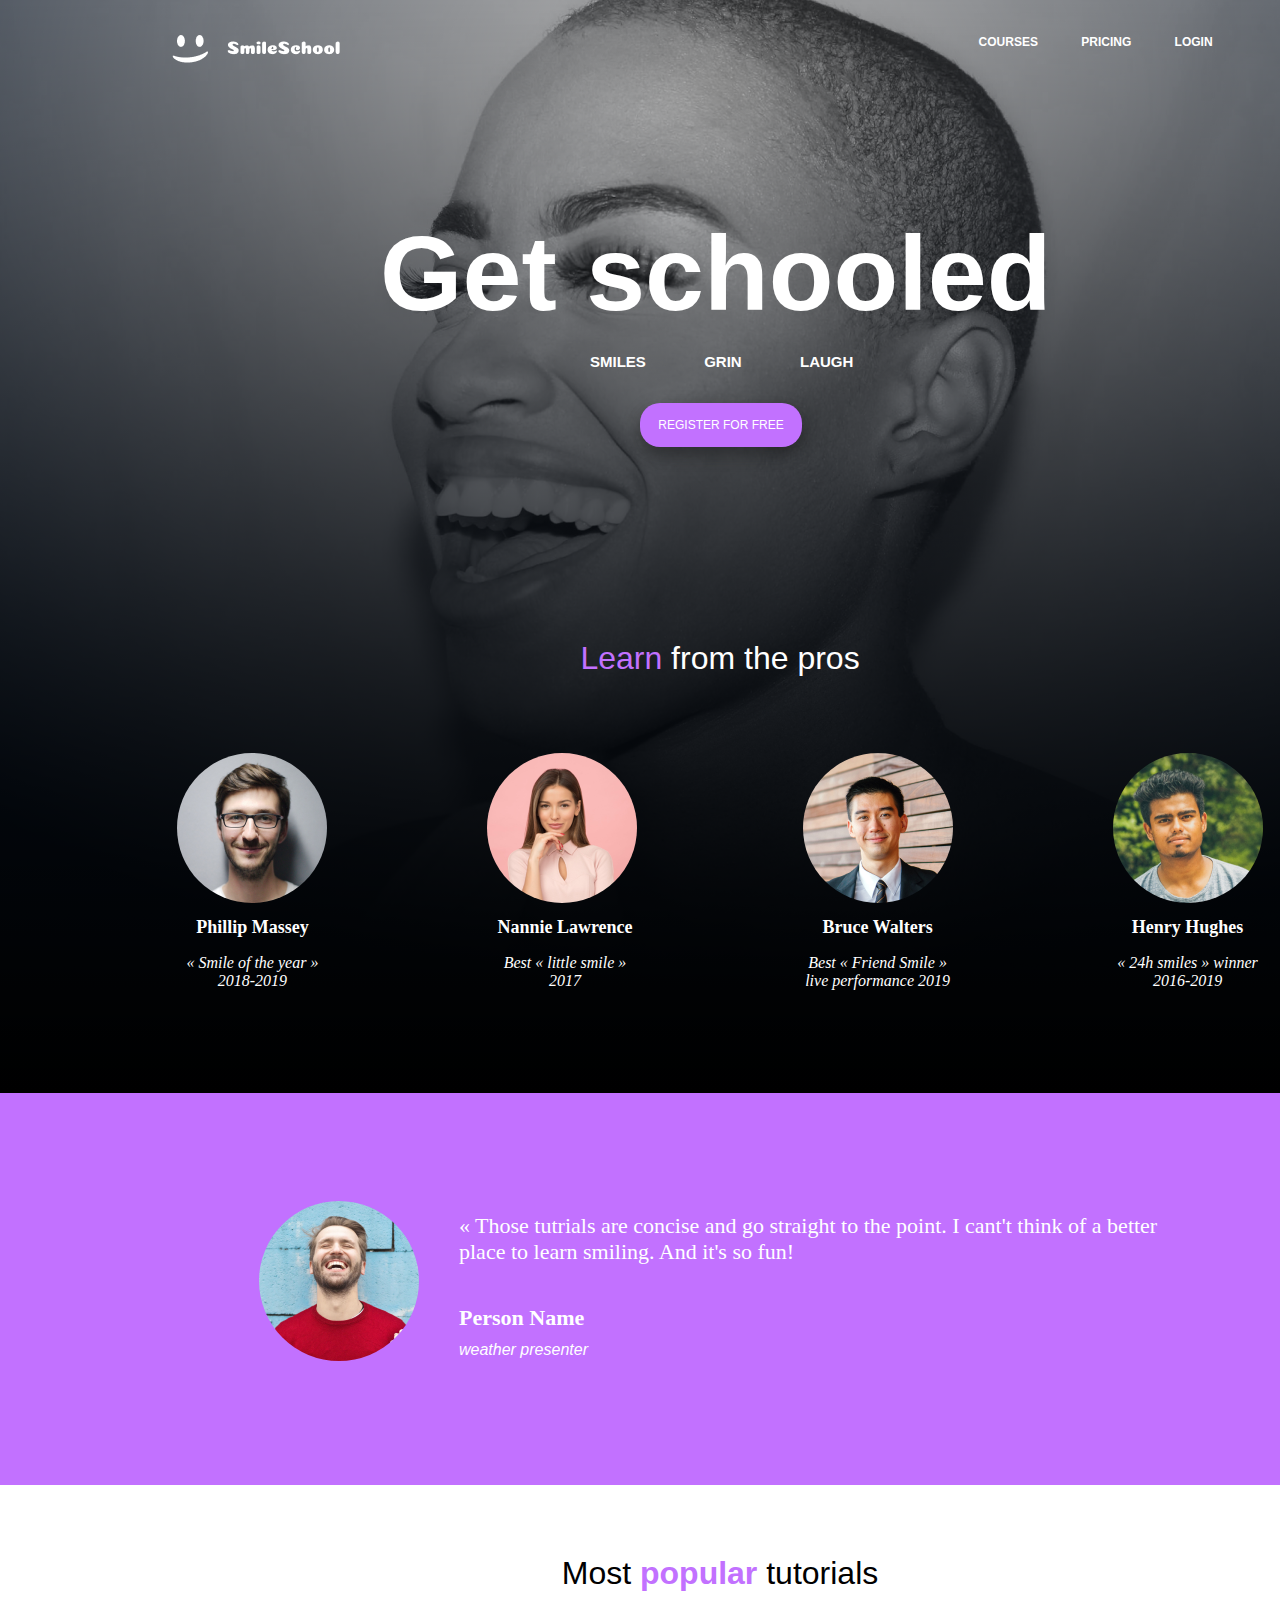
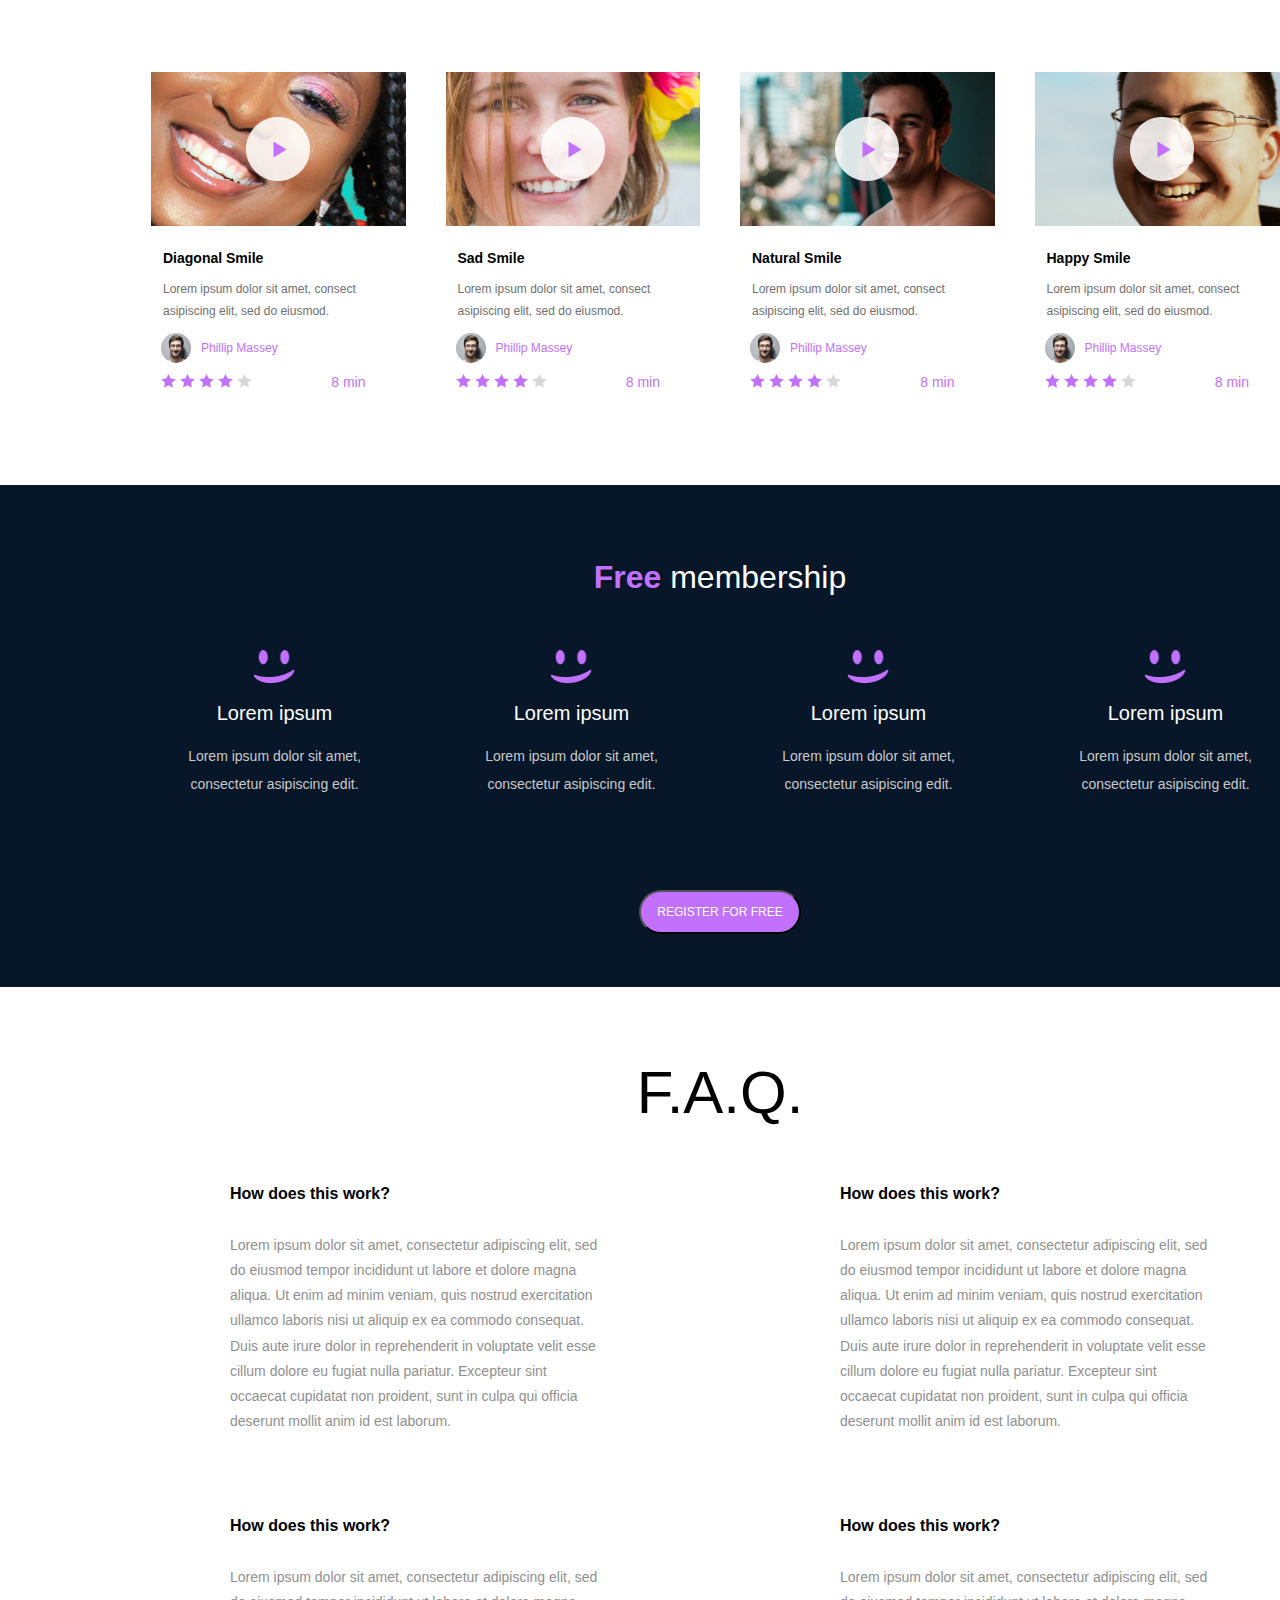
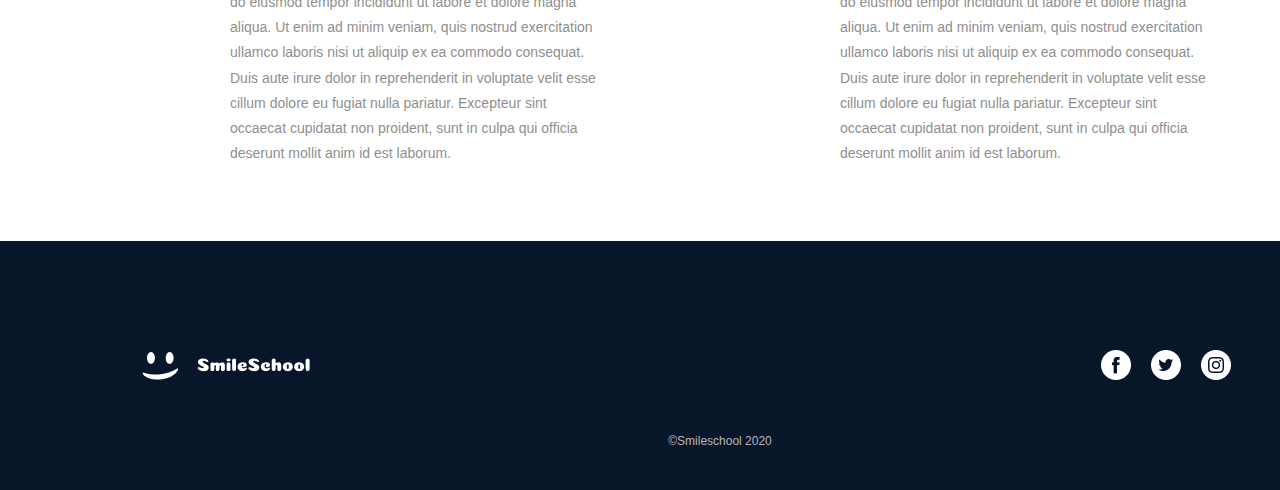
<file: css_advanced/index.html>
<!DOCTYPE html>
    <head>
        <meta charset="utf-8">
        <meta http-equiv="X-UA-Compatible" content="IE=edge">
        <title></title>
        <meta name="description" content="">
        <meta name="viewport" content="width=device-width, initial-scale=1">
        <link rel="stylesheet" href="style.css">
    </head>
    <body>
        <header>
            <div class="nav">
                <a href="" class="logo"><img src="images/logo.png"/></a>
                <div class="nav-titles">
                    <a href="">COURSES</a>
                    <a href="">PRICING</a>
                    <a href="">LOGIN</a>
                </div>
            </div>
        </header>
        <main>
            <section class="top">
                <div class="top-up">
                    <h1>Get schooled</h1>
                    <p>SMILES&nbsp;&nbsp;&nbsp;&nbsp;&nbsp;&nbsp;&nbsp;&nbsp;&nbsp;&nbsp;&nbsp;&nbsp;&nbsp;&nbsp;GRIN&nbsp;&nbsp;&nbsp;&nbsp;&nbsp;&nbsp;&nbsp;&nbsp;&nbsp;&nbsp;&nbsp;&nbsp;&nbsp;&nbsp;LAUGH</p>
                    <button>REGISTER FOR FREE</button>
                </div>
                <div class="top-med">
                    <h2><span class="pink">Learn</span> from the pros</h2>
                    <div class="pros">
                        <div>
                            <img src="images/phillip.png">
                            <h3>Phillip Massey</h3>
                            <p><em>&laquo; Smile of the year &raquo;<br>2018-2019</em></p>
                        </div>
                        <div>
                            <img src="images/nannie.png">
                            <h3>Nannie Lawrence</h3>
                            <p><em>Best &laquo; little smile &raquo;<br>2017</em></p>
                        </div>
                        <div>
                            <img src="images/bruce.png">
                            <h3>Bruce Walters</h3>
                            <p><em>Best &laquo; Friend Smile &raquo;<br>live performance 2019</em></p>
                        </div>
                        <div>
                            <img src="images/henry.png">
                            <h3>Henry Hughes</h3>
                            <p><em>&laquo; 24h smiles &raquo; winner<br>2016-2019</em></p>
                        </div>
                    </div>
                </div>
            </section>
            <section class="quote">
                <div class="testimonials">
                    <img src="images/testimonial.png">
                    <div>
                        <blockquote>&laquo; Those tutrials are concise and go straight to the point. I cant't think of a better place to learn smiling. And it's so fun!</blockquote/>
                        <p class="name">Person Name</p>
                        <p class="info"><em>weather presenter</em></p>
                    </div>
                </div>
            </section>
            <section class="tutorials">
                <h1>Most <span class="pink-2">popular</span> tutorials</h1>
                <div class="cont-tuto">

                    <div class="video1">
                        <img class="video-img" src="images/play.png">
                        <h2 class="logo-video">Diagonal Smile</h2>
                        <p class="lorem">Lorem ipsum dolor sit amet, consect asipiscing elit, sed do eiusmod.</p>
                        <div class="user-score">
                            <img src="images/phillip.png">
                            <h3>Phillip Massey</h3>
                        </div>
                        <div class="score">
                            <div class="starts">
                                <img src="images/startcolor.png">
                                <img src="images/startcolor.png">
                                <img src="images/startcolor.png">
                                <img src="images/startcolor.png">
                                <img src="images/start.png">
                            </div>
                            <p class="time">8 min</p>
                        </div>
                    </div>
                    <div class="video2">
                        <img class="video-img" src="images/play.png">
                        <h2 class="logo-video">Sad Smile</h2>
                        <p class="lorem">Lorem ipsum dolor sit amet, consect asipiscing elit, sed do eiusmod.</p>
                        <div class="user-score">
                            <img src="images/phillip.png">
                            <h3>Phillip Massey</h3>
                        </div>
                        <div class="score">
                            <div class="starts">
                                <img src="images/startcolor.png">
                                <img src="images/startcolor.png">
                                <img src="images/startcolor.png">
                                <img src="images/startcolor.png">
                                <img src="images/start.png">
                            </div>
                            <p class="time">8 min</p>
                        </div>
                    </div>
                    <div class="video3">
                        <img class="video-img" src="images/play.png">
                        <h2 class="logo-video">Natural Smile</h2>
                        <p class="lorem">Lorem ipsum dolor sit amet, consect asipiscing elit, sed do eiusmod.</p>
                        <div class="user-score">
                            <img src="images/phillip.png">
                            <h3>Phillip Massey</h3>
                        </div>
                        <div class="score">
                            <div class="starts">
                                <img src="images/startcolor.png">
                                <img src="images/startcolor.png">
                                <img src="images/startcolor.png">
                                <img src="images/startcolor.png">
                                <img src="images/start.png">
                            </div>
                            <p class="time">8 min</p>
                        </div>
                    </div>
                    <div class="video4">
                        <img class="video-img" src="images/play.png">
                        <h2 class="logo-video">Happy Smile</h2>
                        <p class="lorem">Lorem ipsum dolor sit amet, consect asipiscing elit, sed do eiusmod.</p>
                        <div class="user-score">
                            <img src="images/phillip.png">
                            <h3>Phillip Massey</h3>
                        </div>
                        <div class="score">
                            <div class="starts">
                                <img src="images/startcolor.png">
                                <img src="images/startcolor.png">
                                <img src="images/startcolor.png">
                                <img src="images/startcolor.png">
                                <img src="images/start.png">
                            </div>
                            <p class="time">8 min</p>
                        </div>
                    </div>
                </div>
            </section>
            <section class="mermerships">
                <h1 class="title-mermerships"><span class="mem-pick">Free</span> membership</h1>
                <div class="members">
                    <div>
                        <img src="images/smilecolor.png">
                        <h2>Lorem ipsum</h2>
                        <p>Lorem ipsum dolor sit amet, consectetur asipiscing edit.</p>
                    </div>
                    <div>
                        <img src="images/smilecolor.png">
                        <h2>Lorem ipsum</h2>
                        <p>Lorem ipsum dolor sit amet, consectetur asipiscing edit.</p>
                    </div>
                    <div>
                        <img src="images/smilecolor.png">
                        <h2>Lorem ipsum</h2>
                        <p>Lorem ipsum dolor sit amet, consectetur asipiscing edit.</p>
                    </div>
                    <div>
                        <img src="images/smilecolor.png">
                        <h2>Lorem ipsum</h2>
                        <p>Lorem ipsum dolor sit amet, consectetur asipiscing edit.</p>
                    </div>
                </div>
                <button class="mem-button">REGISTER FOR FREE</button>
            </section>
            <section class="FAQ">
                <h1 class="title-faq">F.A.Q.</h1>
                <div class="faq-row">
                    <div class="faq-col">
                        <div class="faq-cont">
                            <h2>How does this work?<h2>
                            <p>Lorem ipsum dolor sit amet, consectetur adipiscing elit, sed do eiusmod tempor incididunt ut labore et dolore magna aliqua. Ut enim ad minim veniam, quis nostrud exercitation ullamco laboris nisi ut aliquip ex ea commodo consequat. Duis aute irure dolor in reprehenderit in voluptate velit esse cillum dolore eu fugiat nulla pariatur. Excepteur sint occaecat cupidatat non proident, sunt in culpa qui officia deserunt mollit anim id est laborum.</p>
                        </div>
                        <div class="faq-cont">
                            <h2>How does this work?<h2>
                            <p>Lorem ipsum dolor sit amet, consectetur adipiscing elit, sed do eiusmod tempor incididunt ut labore et dolore magna aliqua. Ut enim ad minim veniam, quis nostrud exercitation ullamco laboris nisi ut aliquip ex ea commodo consequat. Duis aute irure dolor in reprehenderit in voluptate velit esse cillum dolore eu fugiat nulla pariatur. Excepteur sint occaecat cupidatat non proident, sunt in culpa qui officia deserunt mollit anim id est laborum.</p>
                        </div>
                    </div>
                    <div class="faq-col">
                        <div class="faq-cont">
                            <h2>How does this work?<h2>
                            <p>Lorem ipsum dolor sit amet, consectetur adipiscing elit, sed do eiusmod tempor incididunt ut labore et dolore magna aliqua. Ut enim ad minim veniam, quis nostrud exercitation ullamco laboris nisi ut aliquip ex ea commodo consequat. Duis aute irure dolor in reprehenderit in voluptate velit esse cillum dolore eu fugiat nulla pariatur. Excepteur sint occaecat cupidatat non proident, sunt in culpa qui officia deserunt mollit anim id est laborum.</p>
                        </div>
                        <div class="faq-cont">
                            <h2>How does this work?<h2>
                            <p>Lorem ipsum dolor sit amet, consectetur adipiscing elit, sed do eiusmod tempor incididunt ut labore et dolore magna aliqua. Ut enim ad minim veniam, quis nostrud exercitation ullamco laboris nisi ut aliquip ex ea commodo consequat. Duis aute irure dolor in reprehenderit in voluptate velit esse cillum dolore eu fugiat nulla pariatur. Excepteur sint occaecat cupidatat non proident, sunt in culpa qui officia deserunt mollit anim id est laborum.</p>
                        </div>
                    </div>
                </div>
            </section>
        </main>
        <footer>
            <div class="cont-footer">
                <div class="img-footer">
                    <img class="logo-footer" src="images/logo.png">
                    <div class="socials">
                        <a><img src="images/facebook.png" /></a>
                        <a><img src="images/twiter.png"></a>
                        <a><img src="images/instagram.png"/></a>
                    </div>
                </div>
                <p class="down-title">©Smileschool 2020</p>
            </div>
        </footer>
    </body>
</html>
</file>
<file: css_advanced/style.css>
@import url("https://fonts.googleapis.com/css2?family=Source+Sans+3:ital,wght@0,200;0,300;0,700;0,900;1,200&display=swap");

:root {
    --color1: #C271FF;
    --family1: 'Source San 3', sans-serif;
}

html ,body {
    width: 1440px;
    height: auto;
    margin: 0px;
    padding: 0px;
    margin: 0px auto;
}

header {
    position:absolute;
    width: 1041px;
    margin: 35.02px 171.59px;
}

.nav {
    width: 100%;
    display: flex;
    flex-direction: row;
    justify-content: space-between;
}

.nav-titles {
    width: 234px;
    height: 15px;
    display: flex;
    flex-direction: row;
    justify-content: space-between;
}
.nav-titles a{
    font-size: 12px;
    color: white;
    text-decoration: none;
    font-weight: bold;
    font-family: var(--family1);
}

.logo {
    width: 172px;
    height: 35px;
}

.top {
    background-repeat: no-repeat;
    background-size: contain;
    background-color: hsla(0, 0%, 95%, 1.0);
    width: 100%;
    height: 1093px;
    background-image:
        linear-gradient(to top, black, transparent),
        url('images/background.png');
}

.top-up {
    display: grid;
    height: 220px;
    margin-left: 380px;
    padding-top: 213px;
}

.top-up h1 {
    margin: 0px;
    color: white;
    font-size: 106px;
    font-family: var(--family1);
    font-weight: bolder;
    height: 140px;
    width: 884px;
}

.top-up p {
    color: white;
    font-family: var(--family1);
    font-weight: bold;
    margin: 0px;
    font-size: 15px;
    left: 50px;
    width: 400px;
    padding-left: 210px;
}

.top-up button {
    width: 162px;
    height: 44px;
    border-radius: 20px;
    background-color: var(--color1);
    margin-left: 260px;
    margin-top: 33px;
    border: 0px;
    box-shadow: 0 8px 16px 0 rgba(0,0,0,0.2),
                0 6px 20px 0 rgba(0,0,0,0.19);
    color: white;
    font-size: 12px;
    cursor: pointer;
}

.top-med {
    display: flex;
    flex-direction: column;
    justify-content: center;
    align-items: center;
    margin-top: 180px;
}

.top-med h2 {
    font-family: var(--family1);
    font-size: 32px;
    color: white;
    font-weight: 100;
}

.pink {
    color: var(--color1);
}

.pros {
    display: flex;
    flex-direction: row;
    height: 237px;
}

.pros div {
    margin: 50px 80px;
}


.pros div img {
    border-radius: 50%;
}

.pros div h3 {
    font-size: 18px;
    color: white;
    text-align: center;
    margin: 10px;
    font-weight: bold;
}

.pros div p {
    color: white;
    text-align: center;

}

.quote {
    background-color: var(--color1);
    height: 392px;
    width: 100%;
}

.testimonials {
    position: relative;
    width: 943px;
    height: 160px;
    left: 259px;
    top: 108px;
    display: flex;
    flex-direction: row;
}

.testimonials img {
    border-radius: 50%;
}

.testimonials blockquote {
    color: white;
    font-size: 22px;
    margin-top: 12px;
}

.name {
    color: white;
    font-weight: bold;
    font-size: 22px;
    margin: 40px 40px 0px 40px;
}

.info {
    color: white;
    margin-top: 10px;
    margin-left: 40px;
    font-family: var(--family1);
    font-weight: 100 Italic;
}

.tutorials {
    margin-top: 50px;
    position: relative;
    height: 550px;
    width: 100%;
    background-color: white;
    display: flex;
    flex-direction: column;
    justify-content: center;
    align-items: center;
}

.tutorials h1 {
    font-size: 32px;
    font-family: var(--family1);
    font-weight: 100;
    top: 85px;
    margin-top: 20px;
    margin-bottom: 80px;
}

.pink-2 {
    color: var(--color1);
    font-weight: 900;
}

.cont-tuto {
    width: 1178px;
    height: 450px;
    display: flex;
    flex-direction: row;
}

.video1 {
    width: 255px;
    height: 335px;
    margin: 0px 20px;
    background-image: url("images/tutorial1.png");
    background-repeat: no-repeat;
}

.video2 {
    width: 255px;
    height: 335px;
    margin: 0px 20px;
    background-image: url("images/tutorial2.png");
    background-repeat: no-repeat;
}

.video3 {
    width: 255px;
    height: 335px;
    margin: 0px 20px;
    background-image: url("images/tutorial3.png");
    background-repeat: no-repeat;
}

.video4 {
    width: 255px;
    height: 335px;
    margin: 0px 20px;
    background-image: url("images/tutorial4.png");
    background-repeat: no-repeat;
}

.logo-video {
    margin-top: 110px;
}

.video-img {
    position: relative;
    left: 95px;
    top: 45px;
}

.cont-tuto div h2 {
    font-family: var(--family1);
    font-size: 14px;
    font-weight: 900;
    margin-left: 12px;
}

.lorem {
    margin: 0px;
    margin-left: 12px;
    font-family: var(--family1);
    font-size: 12px;
    line-height: 1.9;
    color: #6f7071;
}

.user-score {
    display: flex;
    flex-direction: row;
    position: relative;
    left: 10px;
    top: 10px;
}

.user-score img {
    height: 30px;
    width: 30px;
    border-radius: 50%;
}

.user-score h3 {
    position: relative;
    height: 27px;
    width: 96px;
    color: var(--color1);
    font-family: var(--family1);
    font-weight: 500;
    font-size: 12px;
    top: -4px;
    left: 10px;
}

.score {
    position: relative;
    display: flex;
    flex-direction: row;
    justify-content: space-between;
    left: 10px;
}

.time {
    position: relative;
    right: 50px;
    color: var(--color1);
    font-family: var(--family1);
    font-size: 14px;
    margin: 0px;
}

.mermerships {
    background-color: #071629;
    width: 100%;
    height: 502px;
    display: flex;
    flex-direction: column;
    justify-content: center;
    align-items: center;
}

.title-mermerships {
    position: relative;
    bottom: 60px;
    font-family: var(--family1);
    font-size: 32px;
    font-weight:100;
    color: white;
}

.mem-pick {
    color: var(--color1);
    font-weight: bold;
}

.members {
    display: flex;
    flex-direction: row;
    position: relative;
    bottom: 30px;
}

.members div {
    height: 153px;
    width: 257px;
    display: flex;
    flex-direction: column;
    justify-content: center;
    align-items: center;
    color: white;
    margin: 0px 20px;
}

.members div img {
    height: 35.35px;
    width: 43.67px;
}

.members div h2 {
    font-family: var(--family1);
    font-size: 20px;
    font-weight: 500;
    color: white;
}

.members div p {
    font-family: var(--family1);
    font-size: 14px;
    font-weight: 300;
    text-align: center;
    width: 200px;
    margin: 0px;
    line-height: 2;
    color: rgb(202, 202, 202);
}

.mem-button {
    width: 162px;
    height: 44px;
    border-radius: 25px;
    background-color: var(--color1);
    color: white;
    font-family: var(--family1);
    font-size: 12px;
    font-weight: 500;
    position: relative;
    top: 60px;
    cursor: pointer;
}

.FAQ {
    height: 854px;
    width: 100%;
    display: flex;
    flex-direction: column;
    justify-content: center;
    align-items: center;
}

.title-faq {
    font-family: var(--family1);
    font-size: 60px;
    font-weight: 100;
    margin: 0px;
    position: relative;
    margin: 10px;
    top: 10px;
}

.faq-row {
    display: flex;
    flex-direction: row;
}

.faq-col {
    display: flex;
    flex-direction: column;
}

.faq-cont {
    width: 370px;
    height: 242px;
    margin: 45px 120px;
}

.faq-cont h2 {
    font-family: var(--family1);
    font-size: 16px;
    font-weight: bold;
    margin-bottom: 30px;
}

.faq-cont p {
    font-family: var(--family1);
    font-size: 14px;
    font-weight: lighter;
    line-height: 1.8;
    color: rgb(143, 143, 143);
}

footer {
    width: 100%;
    height: 249px;
    background-color: #071629;
}

.cont-footer {
    display: flex;
    flex-direction: column;
    justify-content: center;
    align-items: center;
    height: 100%;
}

.logo-footer {
    position: relative;
    right: 140px;
    top: 20px;
}

.img-footer {
    display: flex;
    flex-direction: row;
    justify-content: space-around;
    align-items: center;
    width: 100%;
}

.socials {
    position: relative;
    left: 80px;
    top: 20px;
}

.socials a img {
    cursor: pointer;
    margin: 8px;
}

.down-title {
    color: rgb(186, 183, 183);
    font-family: var(--family1);
    font-size: 12px;
    position: relative;
    top: 50px;

}
</file>
